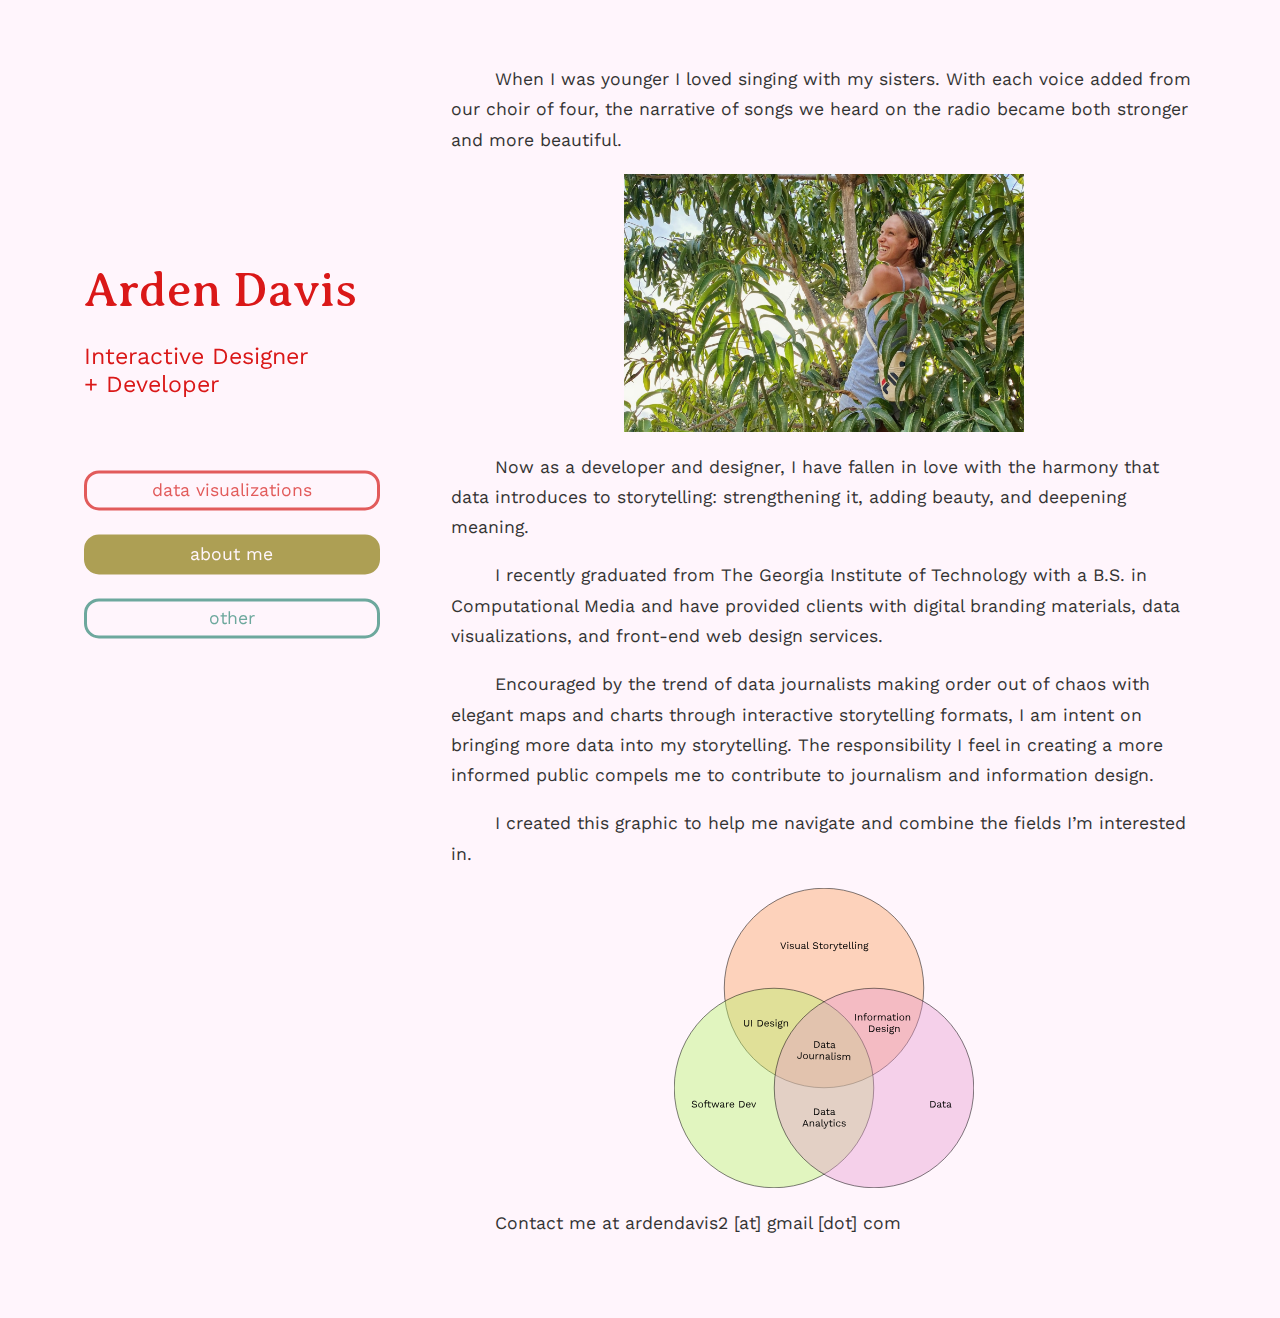
<file: about.html>
<!DOCTYPE html>
<html lang="en">
  <head>
    <meta charset="UTF-8" />
    <meta name="viewport" content="width=device-width, initial-scale=1.0" />
    <meta http-equiv="X-UA-Compatible" content="ie=edge" />
    <link rel="stylesheet" type="text/css" href="style.css" />
    <link
      href="https://fonts.googleapis.com/css2?family=Averia+Serif+Libre:ital,wght@0,300;0,400;0,700;1,300;1,400;1,700&display=swap"
      rel="stylesheet"
    />
    <link rel="preconnect" href="https://fonts.googleapis.com" />
    <link rel="preconnect" href="https://fonts.gstatic.com" crossorigin />
    <link
      href="https://fonts.googleapis.com/css2?family=Work+Sans:ital,wght@0,100..900;1,100..900&display=swap"
      rel="stylesheet"
    />
    <title>Arden's Portfolio</title>
  </head>

  <body>
    <script src="./main.js"></script>
    <div class="container">
      <div class="column sidebar">
        <div class="header">
          <h1 onclick="navClick()">Arden Davis</h1>
          <img src="menu-lines.svg" class="menu-lines" onclick="toggleNav()" />
        </div>
        <h3 class="limit">Interactive Designer + Developer</h3>

        <div class="menu" id="dropdown">
          <a href="index.html"
            ><button style="color: #e25b5b">data visualizations</button></a
          >
          <a href="about.html">
            <button
              style="
                border-radius: 0.9375rem;
                border: 3px solid #ad9f54;
                background-color: #ad9f54;
                color: #fff6fc;
              "
            >
              about me
            </button></a
          ><a href="other.html">
            <button
              style="
                border-radius: 0.9375rem;
                border: 3px solid #6da89d;
                color: #6da89d;
              "
            >
              other
            </button>
          </a>
        </div>
      </div>

      <div class="column content">
        <!-- <h2>Where from?</h2>

        <p>lorem:/</p>

        <h2>Where to?</h2> -->

        <!-- <img src="./assets/me.jpg" class="center" style="max-width: 400px" />
        <p class="caption">Via ferrata in Biella, Italy.</p> -->
        <p class="block1 body">
          When I was younger I loved singing with my sisters. With each voice
          added from our choir of four, the narrative of songs we heard on the
          radio became both stronger and more beautiful.
        </p>
        <img src="./assets/pic3.jpg" class="center" style="max-width: 400px" />
        <!-- <p class="caption">Picking mangos in Puerto Escondido, MX.</p> -->
        <p class="body">
          Now as a developer and designer, I have fallen in love with the
          harmony that data introduces to storytelling: strengthening it, adding
          beauty, and deepening meaning.
        </p>
        <p class="body">
          I recently graduated from The Georgia Institute of Technology with a
          B.S. in Computational Media and have provided clients with digital
          branding materials, data visualizations, and front-end web design
          services.
        </p>
        <p class="body">
          Encouraged by the trend of data journalists making order out of chaos
          with elegant maps and charts through interactive storytelling formats,
          I am intent on bringing more data into my storytelling. The
          responsibility I feel in creating a more informed public compels me to
          contribute to journalism and information design.
        </p>
        <p class="body">
          I created this graphic to help me navigate and combine the fields I’m
          interested in.
        </p>
        <img style="max-width: 300px" src="./assets/venn2.svg" class="center" />

        <p class="body">Contact me at ardendavis2 [at] gmail [dot] com</p>
      </div>
    </div>
  </body>
</html>
</file>
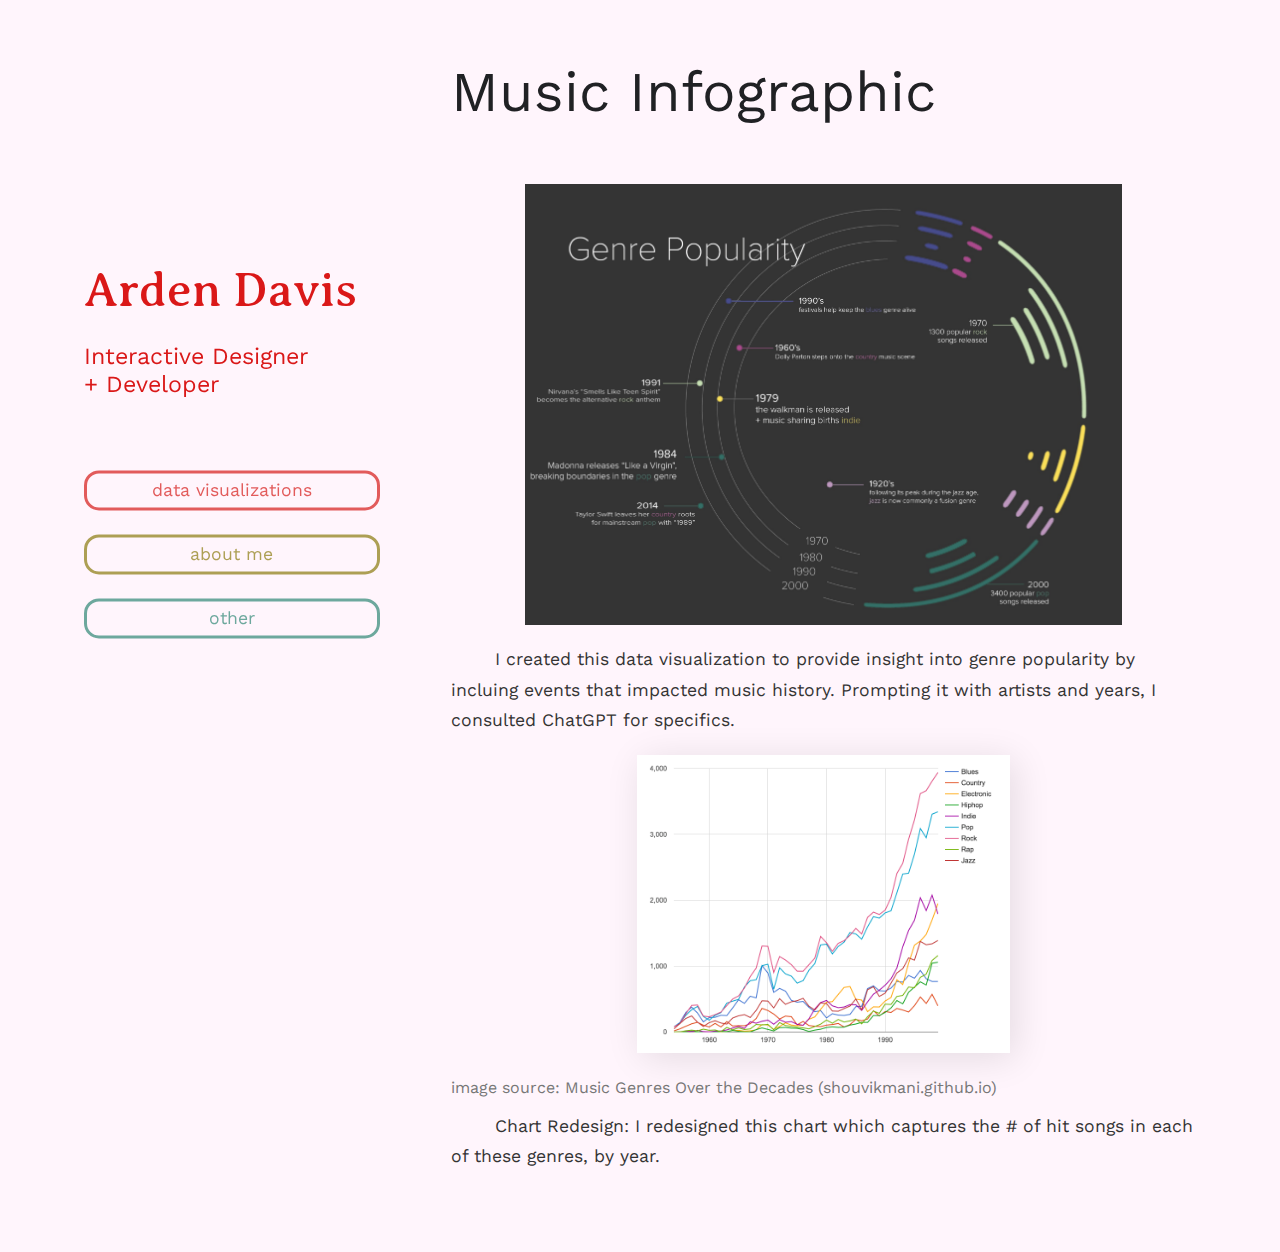
<file: MusicInfographic.html>
<!DOCTYPE html>
<html lang="en">
  <head>
    <meta charset="UTF-8" />
    <meta name="viewport" content="width=device-width, initial-scale=1.0" />
    <meta http-equiv="X-UA-Compatible" content="ie=edge" />
    <link rel="stylesheet" type="text/css" href="style.css" />
    <link
      href="https://fonts.googleapis.com/css2?family=Averia+Serif+Libre:ital,wght@0,300;0,400;0,700;1,300;1,400;1,700&display=swap"
      rel="stylesheet"
    />
    <link rel="preconnect" href="https://fonts.googleapis.com" />
    <link rel="preconnect" href="https://fonts.gstatic.com" crossorigin />
    <link
      href="https://fonts.googleapis.com/css2?family=Work+Sans:ital,wght@0,100..900;1,100..900&display=swap"
      rel="stylesheet"
    />
    <title>Arden's Portfolio</title>
  </head>

  <body>
    <script src="./main.js"></script>
    <div class="container">
      <div class="column sidebar">
        <div class="header">
          <h1 onclick="navClick()">Arden Davis</h1>
          <img src="menu-lines.svg" class="menu-lines" onclick="toggleNav()" />
        </div>
        <h3 class="limit">Interactive Designer + Developer</h3>

        <div class="menu" id="dropdown">
          <a href="index.html"
            ><button style="color: #e25b5b">data visualizations</button></a
          >
          <a href="about.html">
            <button
              style="
                border-radius: 0.9375rem;
                border: 3px solid #ad9f54;
                color: #ad9f54;
              "
            >
              about me
            </button></a
          >
          <a href="other.html">
            <button
              style="
                border-radius: 0.9375rem;
                border: 3px solid #6da89d;
                color: #6da89d;
              "
            >
              other
            </button>
          </a>
        </div>
      </div>

      <div class="column content">
        <h1 class="page">Music Infographic</h1>

        <img
          src="assets/music-infograph.jpg"
          class="center"
          style="width: 80%"
        />
        <p class="block1 body">
          I created this data visualization to provide insight into genre
          popularity by incluing events that impacted music history. Prompting
          it with artists and years, I consulted ChatGPT for specifics.
        </p>
        <img
          src="assets/music-line-graph.png"
          class="center shadow caption"
          style="width: 50%"
        />
        <p class="caption">
          image source: Music Genres Over the Decades (shouvikmani.github.io)
        </p>
        <p class="block1 body">
          Chart Redesign: I redesigned this chart which captures the # of hit
          songs in each of these genres, by year.
        </p>
      </div>
    </div>
  </body>
</html>
</file>
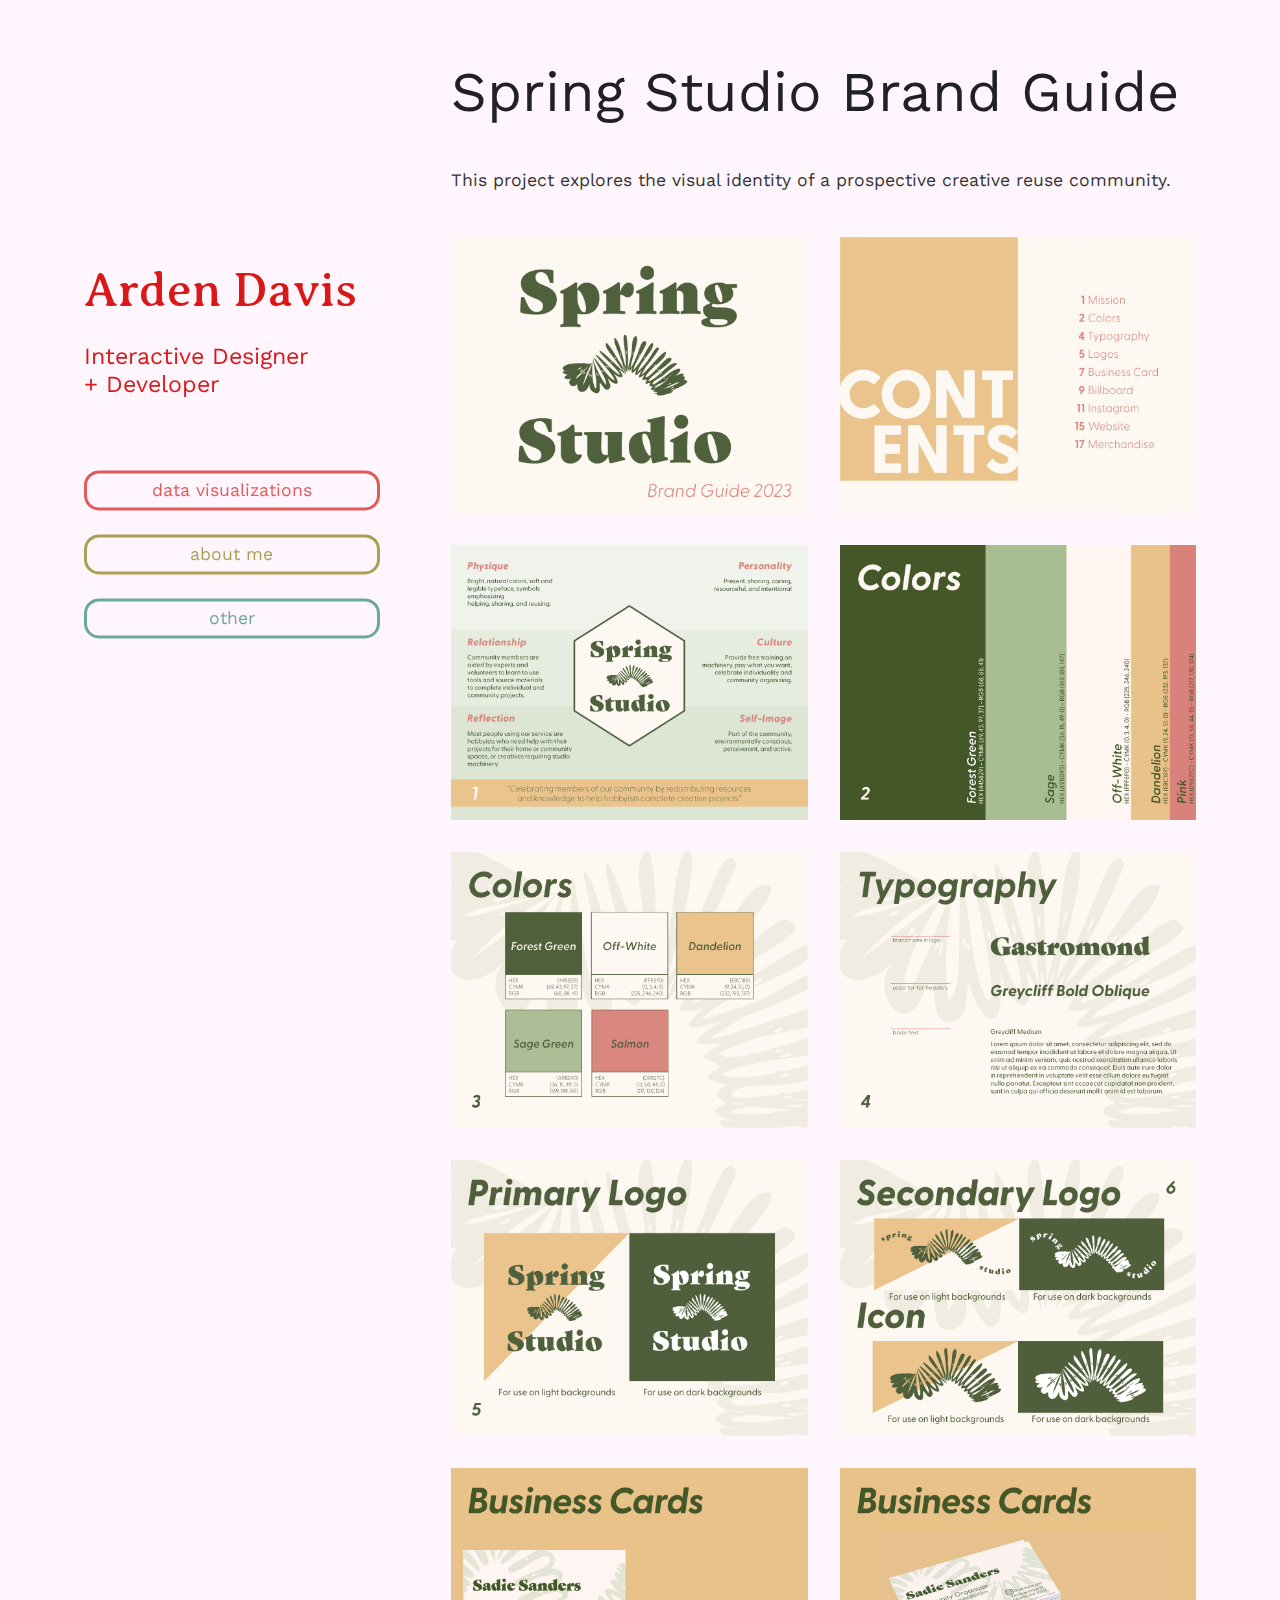
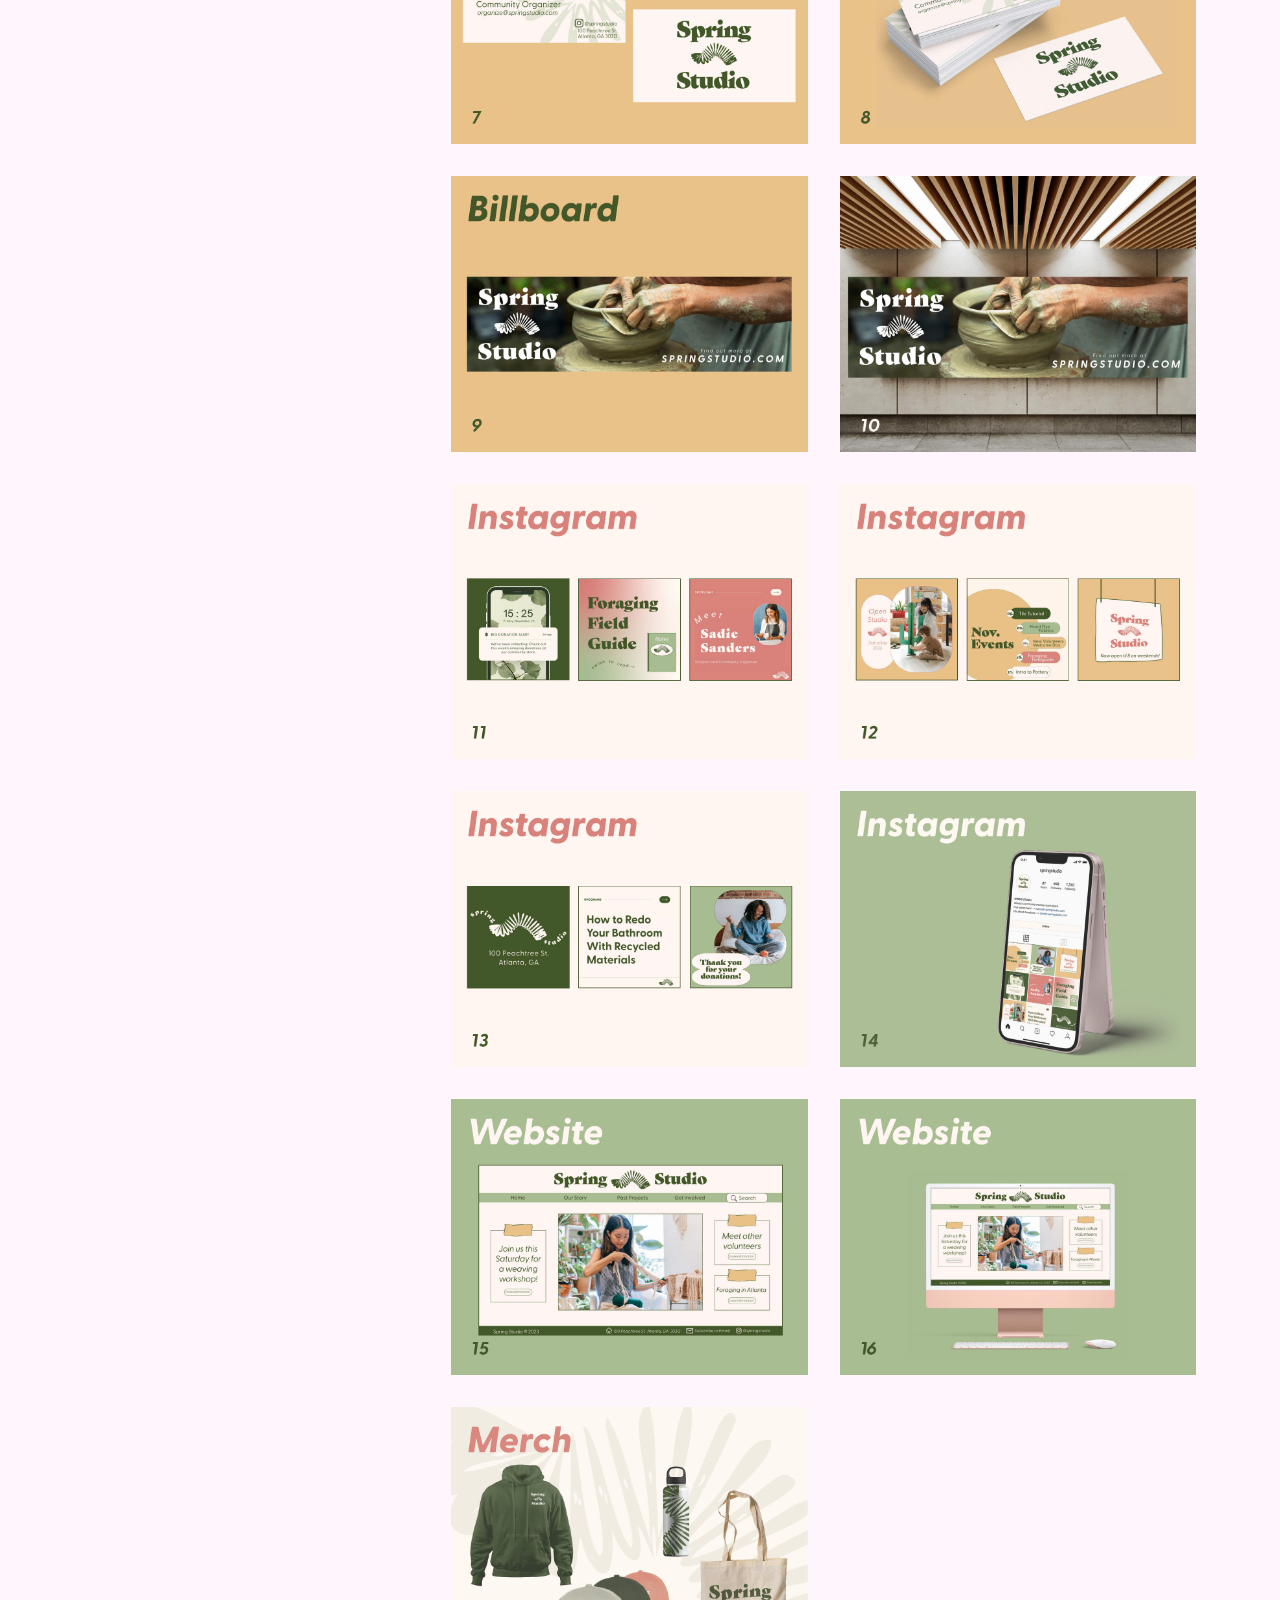
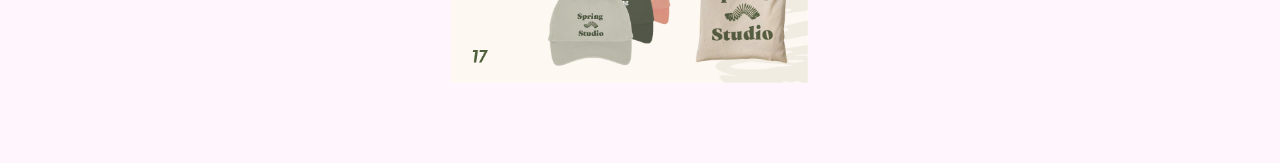
<file: SpringStudio.html>
<!DOCTYPE html>
<html lang="en">
  <head>
    <meta charset="UTF-8" />
    <meta name="viewport" content="width=device-width, initial-scale=1.0" />
    <meta http-equiv="X-UA-Compatible" content="ie=edge" />
    <link rel="stylesheet" type="text/css" href="style.css" />
    <link
      href="https://fonts.googleapis.com/css2?family=Averia+Serif+Libre:ital,wght@0,300;0,400;0,700;1,300;1,400;1,700&display=swap"
      rel="stylesheet"
    />
    <link rel="preconnect" href="https://fonts.googleapis.com" />
    <link rel="preconnect" href="https://fonts.gstatic.com" crossorigin />
    <link
      href="https://fonts.googleapis.com/css2?family=Work+Sans:ital,wght@0,100..900;1,100..900&display=swap"
      rel="stylesheet"
    />
    <title>Arden's Portfolio</title>
  </head>

  <body>
    <script src="./main.js"></script>
    <div class="container">
      <div class="column sidebar">
        <div class="header">
          <h1 onclick="navClick()">Arden Davis</h1>
          <img src="menu-lines.svg" class="menu-lines" onclick="toggleNav()" />
        </div>
        <h3 class="limit">Interactive Designer + Developer</h3>

        <div class="menu" id="dropdown">
          <a href="index.html"
            ><button style="color: #e25b5b">data visualizations</button></a
          >
          <a href="about.html">
            <button
              style="
                border-radius: 0.9375rem;
                border: 3px solid #ad9f54;
                color: #ad9f54;
              "
            >
              about me
            </button></a
          >
          <a href="other.html">
            <button
              style="
                border-radius: 0.9375rem;
                border: 3px solid #6da89d;
                color: #6da89d;
              "
            >
              other
            </button>
          </a>
        </div>
      </div>
      <div class="column content">
        <h1 class="page">Spring Studio Brand Guide</h1>
        <p class="block1">
          This project explores the visual identity of a prospective creative
          reuse community.
        </p>
        <div class="cols-2">
          <div class="col">
            <img
              src="assets/Spring Studio/Group4_Final_STYLE_GUIDE_Page_01.jpg"
            />
            <img
              src="assets/Spring Studio/Group4_Final_STYLE_GUIDE_Page_03.jpg"
            />
            <img
              src="assets/Spring Studio/Group4_Final_STYLE_GUIDE_Page_05.jpg"
            />
            <img
              src="assets/Spring Studio/Group4_Final_STYLE_GUIDE_Page_07.jpg"
            />
            <img
              src="assets/Spring Studio/Group4_Final_STYLE_GUIDE_Page_09.jpg"
            />
            <img
              src="assets/Spring Studio/Group4_Final_STYLE_GUIDE_Page_11.jpg"
            />
            <img
              src="assets/Spring Studio/Group4_Final_STYLE_GUIDE_Page_13.jpg"
            />
            <img
              src="assets/Spring Studio/Group4_Final_STYLE_GUIDE_Page_15.jpg"
            />
            <img
              src="assets/Spring Studio/Group4_Final_STYLE_GUIDE_Page_17.jpg"
            />
            <img
              src="assets/Spring Studio/Group4_Final_STYLE_GUIDE_Page_19.jpg"
            />
          </div>
          <div class="col">
            <img
              src="assets/Spring Studio/Group4_Final_STYLE_GUIDE_Page_02.jpg"
            />
            <img
              src="assets/Spring Studio/Group4_Final_STYLE_GUIDE_Page_04.jpg"
            />
            <img
              src="assets/Spring Studio/Group4_Final_STYLE_GUIDE_Page_06.jpg"
            />
            <img
              src="assets/Spring Studio/Group4_Final_STYLE_GUIDE_Page_08.jpg"
            />
            <img
              src="assets/Spring Studio/Group4_Final_STYLE_GUIDE_Page_10.jpg"
            />
            <img
              src="assets/Spring Studio/Group4_Final_STYLE_GUIDE_Page_12.jpg"
            />
            <img
              src="assets/Spring Studio/Group4_Final_STYLE_GUIDE_Page_14.jpg"
            />
            <img
              src="assets/Spring Studio/Group4_Final_STYLE_GUIDE_Page_16.jpg"
            />
            <img
              src="assets/Spring Studio/Group4_Final_STYLE_GUIDE_Page_18.jpg"
            />
          </div>
        </div>
      </div>
    </div>
  </body>
</html>
</file>
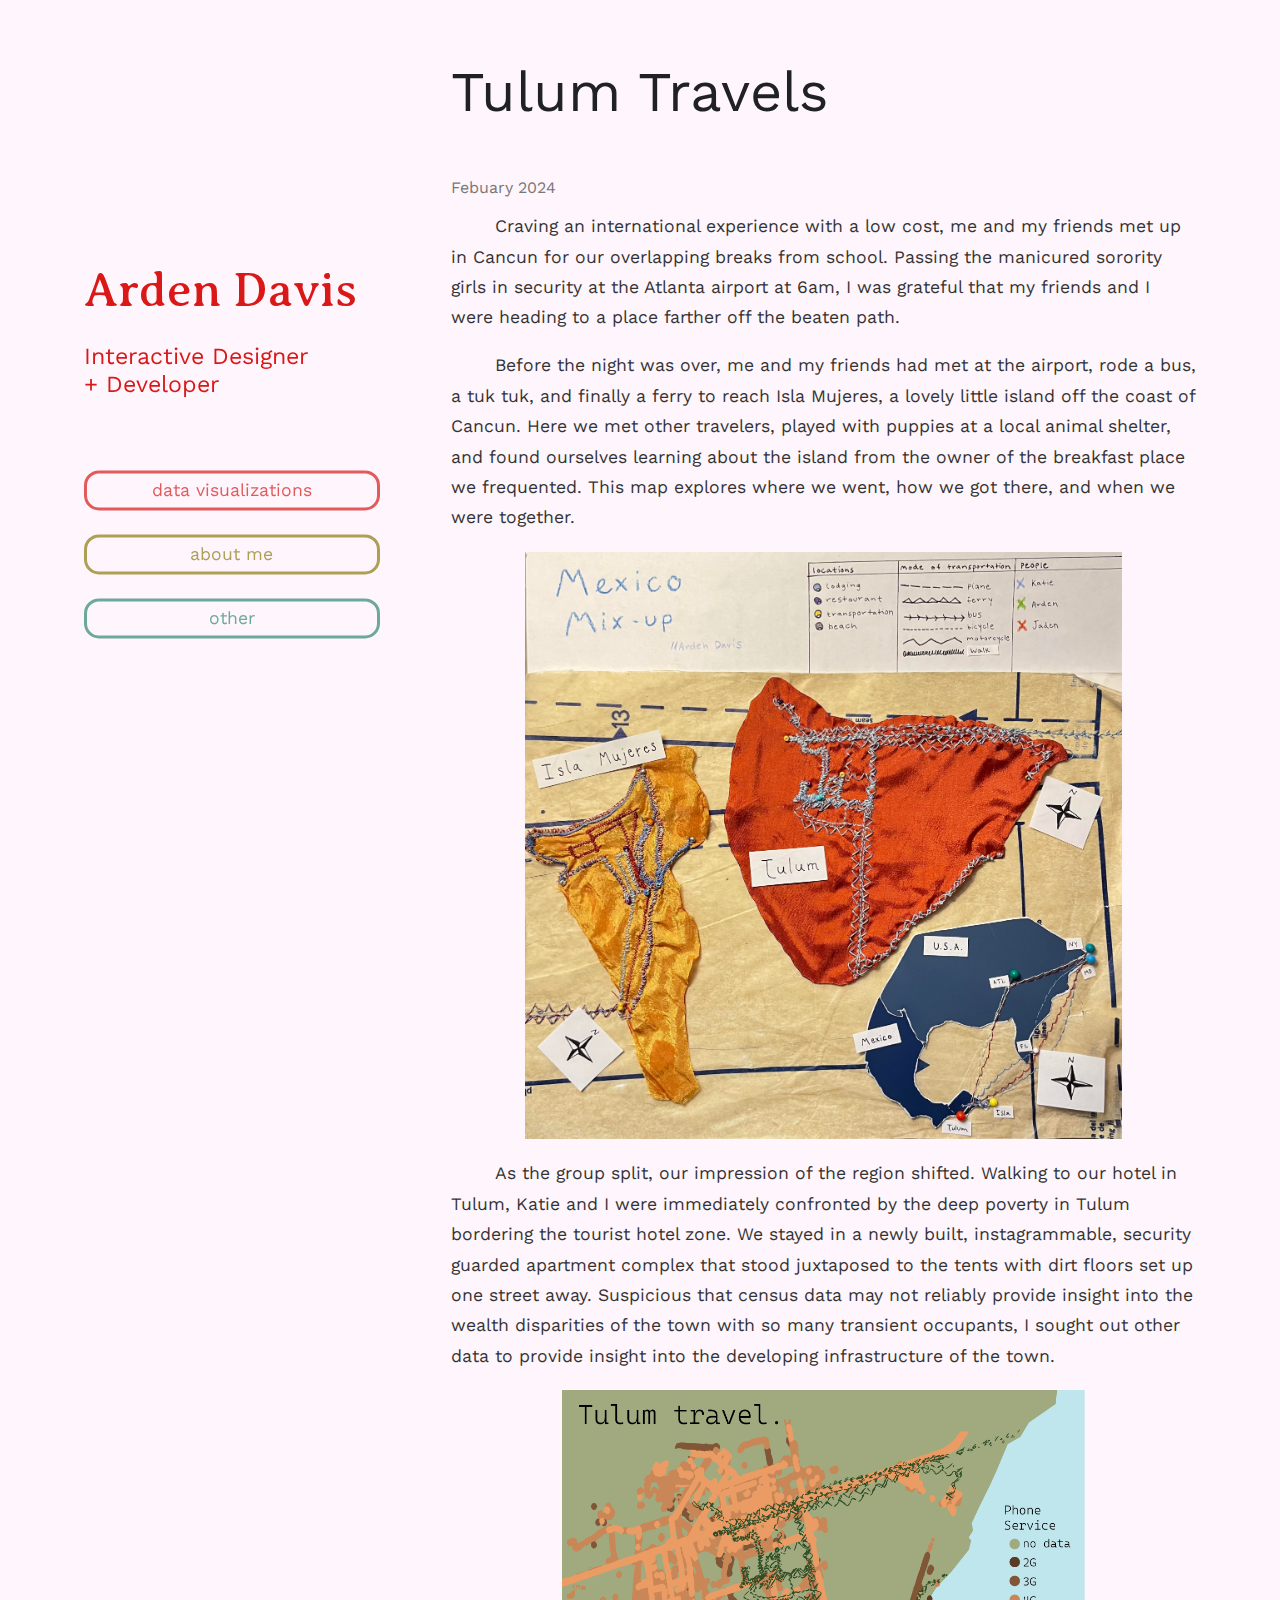
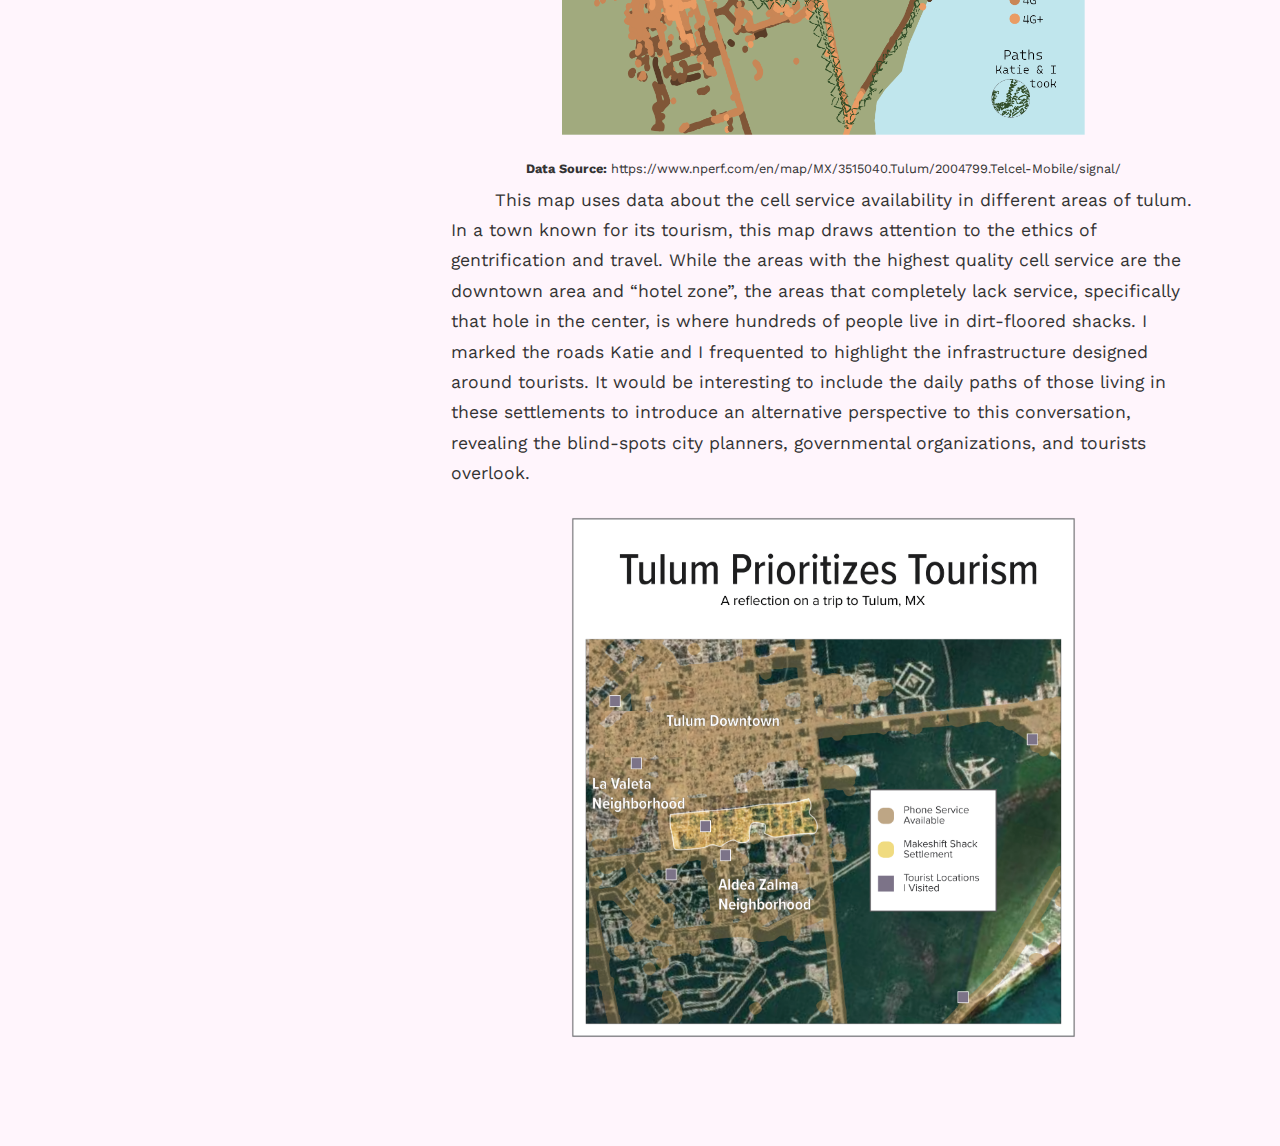
<file: TulumTravels.html>
<!DOCTYPE html>
<html lang="en">
  <head>
    <meta charset="UTF-8" />
    <meta name="viewport" content="width=device-width, initial-scale=1.0" />
    <meta http-equiv="X-UA-Compatible" content="ie=edge" />
    <link rel="stylesheet" type="text/css" href="style.css" />
    <link
      href="https://fonts.googleapis.com/css2?family=Averia+Serif+Libre:ital,wght@0,300;0,400;0,700;1,300;1,400;1,700&display=swap"
      rel="stylesheet"
    />
    <link rel="preconnect" href="https://fonts.googleapis.com" />
    <link rel="preconnect" href="https://fonts.gstatic.com" crossorigin />
    <link
      href="https://fonts.googleapis.com/css2?family=Work+Sans:ital,wght@0,100..900;1,100..900&display=swap"
      rel="stylesheet"
    />
    <title>Arden's Portfolio</title>
  </head>

  <body>
    <script src="./main.js"></script>
    <div class="container">
      <div class="column sidebar">
        <div class="header">
          <h1 onclick="navClick()">Arden Davis</h1>
          <img src="menu-lines.svg" class="menu-lines" onclick="toggleNav()" />
        </div>
        <h3 class="limit">Interactive Designer + Developer</h3>

        <div class="menu" id="dropdown">
          <a href="index.html"
            ><button style="color: #e25b5b">data visualizations</button></a
          >
          <a href="about.html">
            <button
              style="
                border-radius: 0.9375rem;
                border: 3px solid #ad9f54;
                color: #ad9f54;
              "
            >
              about me
            </button></a
          >
          <a href="other.html">
            <button
              style="
                border-radius: 0.9375rem;
                border: 3px solid #6da89d;
                color: #6da89d;
              "
            >
              other
            </button>
          </a>
        </div>
      </div>
      <div class="column content">
        <h1 class="page">Tulum Travels</h1>
        <p class="caption">Febuary 2024</p>
        <p class="block1 body">
          Craving an international experience with a low cost, me and my friends
          met up in Cancun for our overlapping breaks from school. Passing the
          manicured sorority girls in security at the Atlanta airport at 6am, I
          was grateful that my friends and I were heading to a place farther off
          the beaten path.
        </p>
        <p class="body">
          Before the night was over, me and my friends had met at the airport,
          rode a bus, a tuk tuk, and finally a ferry to reach Isla Mujeres, a
          lovely little island off the coast of Cancun. Here we met other
          travelers, played with puppies at a local animal shelter, and found
          ourselves learning about the island from the owner of the breakfast
          place we frequented. This map explores where we went, how we got
          there, and when we were together.
        </p>
        <img
          src="assets/Tulum/map-final.jpg"
          class="center"
          style="width: 80%"
        />
        <p class="block1 body">
          As the group split, our impression of the region shifted. Walking to
          our hotel in Tulum, Katie and I were immediately confronted by the
          deep poverty in Tulum bordering the tourist hotel zone. We stayed in a
          newly built, instagrammable, security guarded apartment complex that
          stood juxtaposed to the tents with dirt floors set up one street away.
          Suspicious that census data may not reliably provide insight into the
          wealth disparities of the town with so many transient occupants, I
          sought out other data to provide insight into the developing
          infrastructure of the town.
        </p>
        <img src="assets/Tulum/Artboard 1.png" class="center" />
        <p
          class="d-source"
          style="font-size: 0.8em; margin: auto; text-align: center"
        >
          <span style="font-weight: bold"> Data Source:</span
          ><a
            style="color: #333"
            class="d-source"
            href="https://www.nperf.com/en/map/MX/3515040.Tulum/2004799.Telcel-Mobile/signal/"
          >
            https://www.nperf.com/en/map/MX/3515040.Tulum/2004799.Telcel-Mobile/signal/
          </a>
        </p>
        <p class="block1 body">
          This map uses data about the cell service availability in different
          areas of tulum. In a town known for its tourism, this map draws
          attention to the ethics of gentrification and travel. While the areas
          with the highest quality cell service are the downtown area and “hotel
          zone”, the areas that completely lack service, specifically that hole
          in the center, is where hundreds of people live in dirt-floored
          shacks. I marked the roads Katie and I frequented to highlight the
          infrastructure designed around tourists. It would be interesting to
          include the daily paths of those living in these settlements to
          introduce an alternative perspective to this conversation, revealing
          the blind-spots city planners, governmental organizations, and
          tourists overlook.
        </p>
        <img src="assets/Tulum/Beige-Outline@2x.png" class="center" />
      </div>
    </div>
  </body>
</html>
</file>
<file: style.css>
html {
  font-size: 16px;
  background: #fff5fc;
  font-family: "Work Sans", "Lucida Sans", "Lucida Sans Regular",
    "Lucida Grande", "Lucida Sans Unicode", Geneva, Verdana, sans-serif;
}

body {
  margin: 0;
}

.container {
  padding: 0rem 3rem;
  display: flex;
  flex-direction: row;
  justify-content: space-around;
  align-items: flex-start;
  margin-bottom: 5rem;
}
.proj {
  margin-bottom: 2rem;
}

button.project-link {
  height: auto;
  /* line-height: 0.8rem; */
  width: auto;
  padding: 0rem 0.5rem;
  margin: 1.6rem 0 0 2rem;
  background-color: #e25b5b;
}

a.project-link {
  color: white;
  font-size: 0.6em;
  padding: 0rem 0.5rem;
  margin: 0.6rem 0 0 0.5rem;
  background-color: #e25b5b;
  border-radius: 0.9375rem;
  overflow: hidden;
  white-space: nowrap;
}

.proj-name {
  margin-bottom: 0rem;
}

.hidden {
  visibility: hidden;
  height: 0px;
  margin-top: 0rem !important;
}

img {
  max-width: 100%;
  max-height: 100%;
  /* object-fit: cover; */
}

img.border {
  background-color: white;
  padding: 5px;
  border: #bececa 2px solid;
}

.thumb-img {
  width: 80%;
}

.thumb-img.other {
  width: 40%;
}

.img-caption {
  margin-top: 2rem;
}

.antico-gif {
  text-align: center;
  /* margin: auto; */
  object-fit: cover;
  margin-top: -50px;
  margin-left: 50px;
  /* margin-bottom: 50px; */
  rotate: -90deg;
  width: auto;
  max-height: 100%;
}

.gif.scale.rotate {
  transform: rotate(-90deg);
  width: 65%;
  margin: -5em auto;
}

.gif-container {
  display: flex;
  flex-flow: row nowrap;
  align-items: flex-end;
  /* grid-column: 1 / var(--edge); */
  --ratio: 0.58;
  /* --h: calc(var(--contentw)* var(--ratio)); */
  height: 100%;
  overflow: scroll;
}

.sidebar {
  width: 25%;
  position: sticky;
  top: 4rem;
  flex-direction: column;
  margin-bottom: 1.25rem;
}
.name {
  display: flex;
  align-items: center;
}
.content {
  width: 63%;
  margin-top: 4rem;
  /* margin-right: 3%; */
}

.col {
  gap: 2rem;
  flex-wrap: nowrap;
  flex-direction: column;
  display: flex;
  /* width: 50%; */
  /* box-shadow: 5px 5px 35px rgba(0, 0, 0, 0.11); */
}

.shadow {
  box-shadow: 5px 5px 35px rgba(0, 0, 0, 0.11);
}
.cols-2 {
  gap: 2rem;
  width: 100%;
  display: flex;
  margin-top: 2.6rem;
}

h1 {
  color: #da1818;
  text-align: left;
  font-family: "Averia Serif Libre", Georgia, "Times New Roman", Times, serif;
  font-size: 4.15rem;
  font-style: normal;
  font-weight: 400;
  line-height: normal;
  min-width: 15.5rem;
  margin: 0px;
}

h1.page {
  line-height: 3.5rem;
  color: #202124;
  font-size: 3.5rem;
  font-family: "Work Sans", "Lucida Sans", "Lucida Sans Regular",
    "Lucida Grande", "Lucida Sans Unicode", Geneva, Verdana, sans-serif;
  padding: 0 0 0.8em 0;
}

h2 {
  font-family: "Averia Serif Libre", Georgia, "Times New Roman", Times, serif;
  font-size: 2.5rem;
}

h3 {
  color: #da1818;
  font-family: "Work Sans";
  font-size: 1.55rem;
  font-style: normal;
  font-weight: 400;
  line-height: normal;
}

h4 {
  font-size: 2.4rem;
  line-height: 3rem;
  font-weight: 400;
  margin: 0;
  padding: 0.6em 0;
}

p {
  font-size: 1rem;
  line-height: 1.9rem;
  margin: 1em 0 0 0;
  color: #333;
}

p.body {
  text-indent: 2.5em;
}

.caption {
  margin: 0.5em 0;
  color: #777;
  font-size: 1rem;
}
.opening {
  margin-bottom: 2rem;
}

.block1 {
  margin: 0;
}

a {
  text-decoration: none;
  color: #e25b5b;
}
a.d-source {
  color: #333;
  font-size: 0.8rem;
}
.center {
  text-align: center;
  margin: auto;
}

img.center {
  display: block;
  text-align: center;
  margin: 1.2em auto;
  width: 70%;
}

button {
  height: 4rem;
  width: 100%;
  font-size: 2.1rem;
  border-radius: 0.9375rem;
  border: 3px solid #e25b5b;
  background-color: #fff5fc;
  display: flex;
  align-items: center;
  justify-content: center;
}

button {
  color: #e25b5b;
  text-align: center;
  font-family: "Work Sans";
  font-size: 1.625rem;
  font-style: normal;
  font-weight: 400;
  line-height: 1.825rem;
  text-decoration: none;
}

button:hover {
  rotate: -8deg;
}

.menu {
  margin-top: 4.5rem;
  width: 100%;
  display: flex;
  flex-direction: column;
  gap: 1.5rem;
}

.menu-lines {
  max-width: 3rem;
}

.block {
  display: block;
}

.proj-container {
  border-top: 0;
  padding-right: 15px;
  margin-bottom: 60px;
  border-radius: 15px;
  background-color: #fff5fc;
  border: 20px solid #fff5fc;
}

.proj-container:hover {
  background-color: #ced9d6;
  border: 20px solid #ced9d6;
}

.proj-name-container {
  border-radius: 15px;
  color: #334f49;
  background: #74a49a;
  width: 100%;
  text-align: center;
  margin-bottom: 20px;
  padding: 8px;
  margin-top: 0px;
}

.proj-description {
  flex: 3;
  text-align: left;
}
.thumb-img-container {
  flex: 4;
}
.thumb-img-col {
  border-radius: 15px;
}

.item-container {
  max-width: 100%;
  object-fit: cover;
}

.proj-col-container {
  display: flex;
  flex-wrap: wrap; /* Ensures items wrap on smaller screens */
  gap: 40px; /* Adds space between items */
  /* flex-direction: column; */
}

/* Extra small devices (phones, 600px and down) */
@media only screen and (max-width: 500px) {
  h1.page {
    font-size: 2.5rem;
  }
  h1 {
    font-size: 2.3rem;
  }
  h2 {
    font-size: 1.7rem;
  }
  p {
    font-size: 1.1rem;
  }
  .menu-lines {
    max-width: 2.5rem;
    padding-top: 0.2rem;
  }
}

/* Small devices (portrait tablets and large phones, 600px and up) */
@media only screen and (min-width: 500px) {
  button {
    height: 2.5rem;
  }
  h1 {
    font-size: 3.1rem;
  }
  .menu-lines {
    max-width: 3.3rem;
    padding-top: 0.3rem;
  }
  h2 {
    font-size: 2rem;
  }
  p {
    font-size: 1.1rem;
  }
}

/* Medium devices (landscape tablets, 768px and up) */
@media only screen and (max-width: 768px) {
  button {
    font-size: 1.3rem;
    line-height: 1.525rem;
  }
  button {
    height: 3rem;
  }
  .container {
    flex-direction: column;
  }
  .content {
    width: 100%;
    margin-top: 0rem;
  }
  .sidebar {
    width: 100%;
    background-color: #fff5fc;
    top: 0rem;
    align-items: center;
    display: flex;
  }
  h1 {
    font-size: 2.3rem;
    /* text-align: center; */
    flex-grow: 1;
  }
  .menu {
    margin-top: 2rem;
  }

  .limit {
    display: none;
    opacity: 70%;
    text-align: left;
  }
  .menu-lines {
    margin-left: auto;
    max-width: 2.5rem;
    padding-top: 0.3rem;
  }
  .header {
    padding-top: 1rem;
    flex-grow: 1;
    align-items: center;
    display: flex;
  }
  .thumb-img.other {
    width: 80%;
    margin: 10%;
  }
  .proj-col-container {
    flex-direction: column;
    gap: 12px;
  }
  .proj-description-p {
    margin: 0 2px;
  }
}

/* Large devices (laptops/desktops, 996px and up) */
@media only screen and (min-width: 768px) {
  h1 {
    font-size: 2.2rem;
  }

  h3 {
    font-size: 1.08rem;
  }
  .limit {
    max-width: 13rem;
  }

  button {
    font-size: 1.1rem;
    line-height: 1rem;
  }

  .menu-lines {
    display: none;
  }
  .proj {
    margin-bottom: 3rem;
  }
  .sidebar {
    margin: 0;
    top: 50%;
    -ms-transform: translateY(-50%);
    transform: translateY(-50%);
  }
}

/* Large devices (laptops/desktops, 996px and up) */
@media only screen and (min-width: 996px) {
  h1 {
    font-size: 2.6rem;
  }

  h3 {
    font-size: 1.25rem;
  }
  .limit {
    max-width: 13rem;
  }
  button,
  a {
    font-size: 1.1rem;
  }
  .menu-lines {
    display: none;
  }
}

/* Extra large devices (large laptops and desktops, 1200px and up) */
@media only screen and (min-width: 1200px) {
  h1 {
    font-size: 3rem;
  }

  h3 {
    font-size: 1.45rem;
  }
  .limit {
    max-width: 15rem;
  }

  button {
    font-size: 1.1rem;
  }
}
/* Extra large devices (large laptops and desktops, 1200px and up) */
@media only screen and (min-width: 1440px) {
  h1 {
    font-size: 3.7rem;
  }

  h3 {
    font-size: 1.75rem;
  }
  .limit {
    max-width: 18rem;
  }
}
</file>
